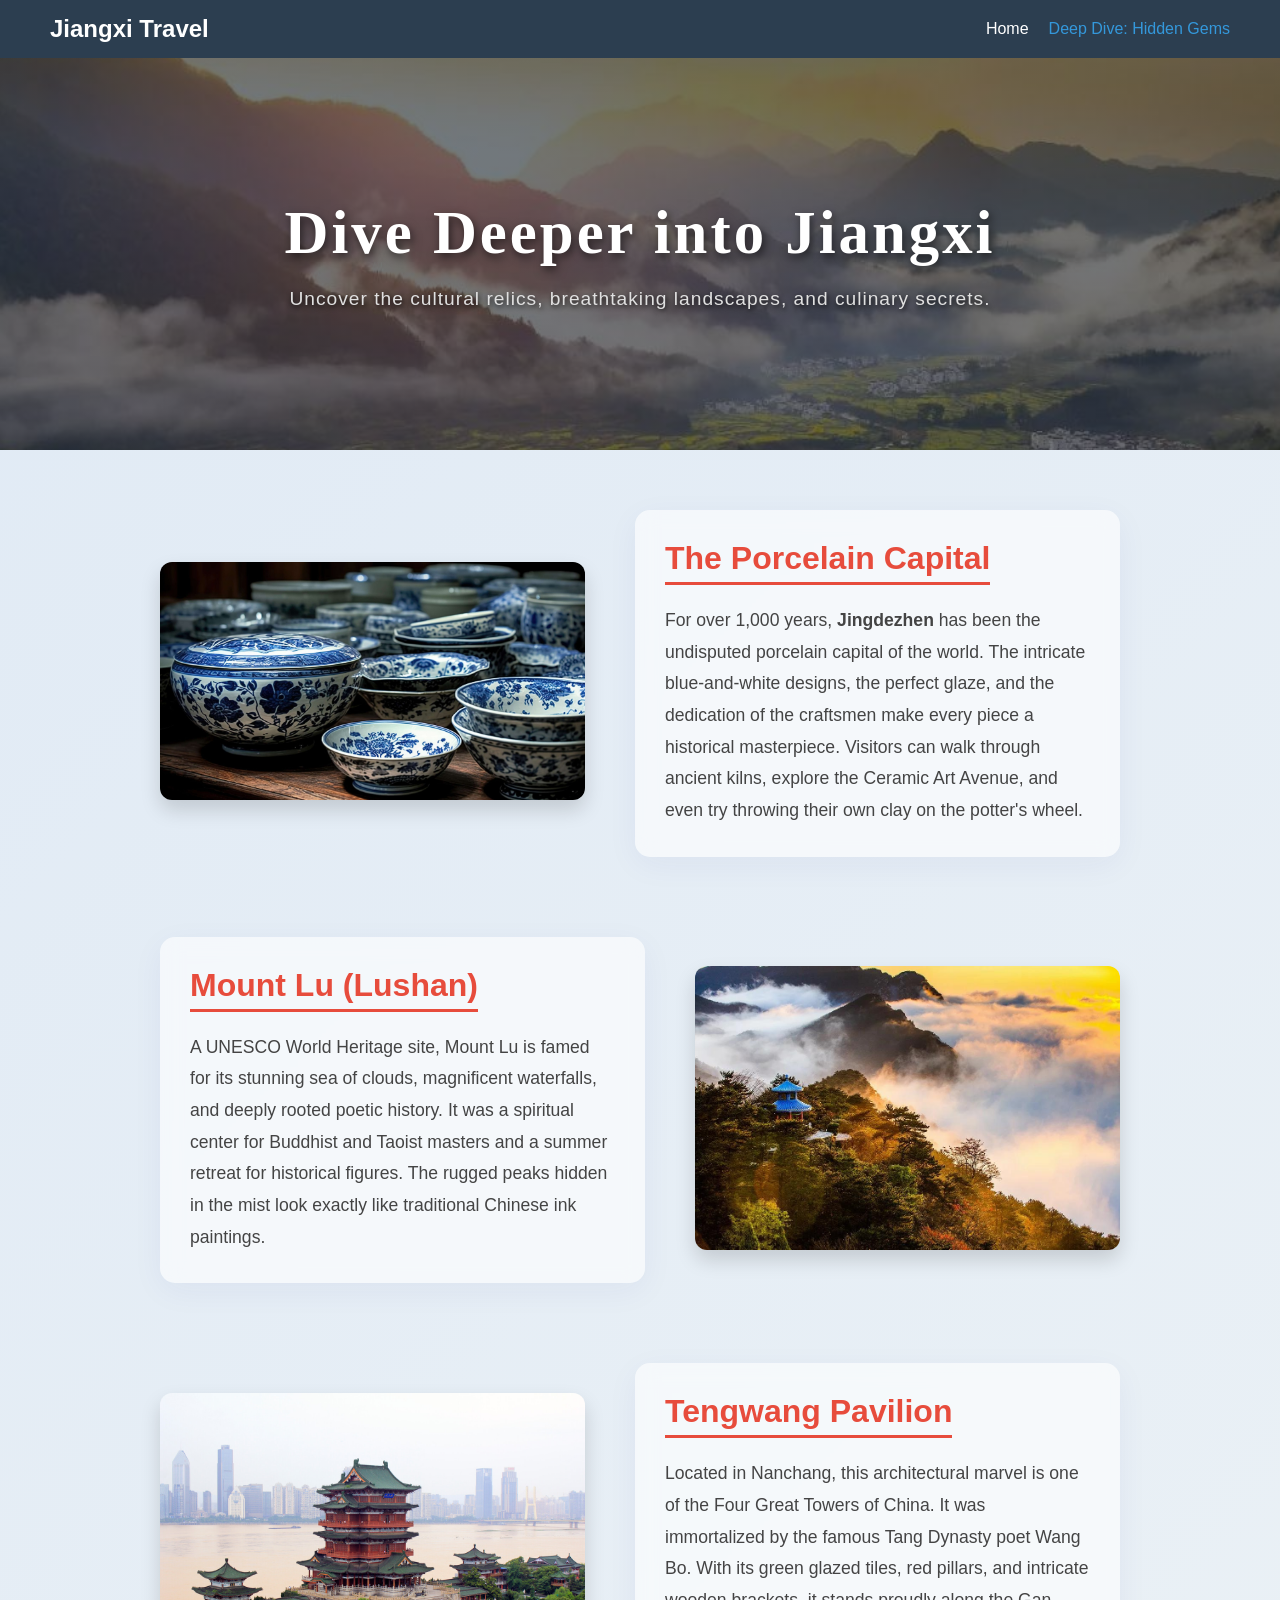
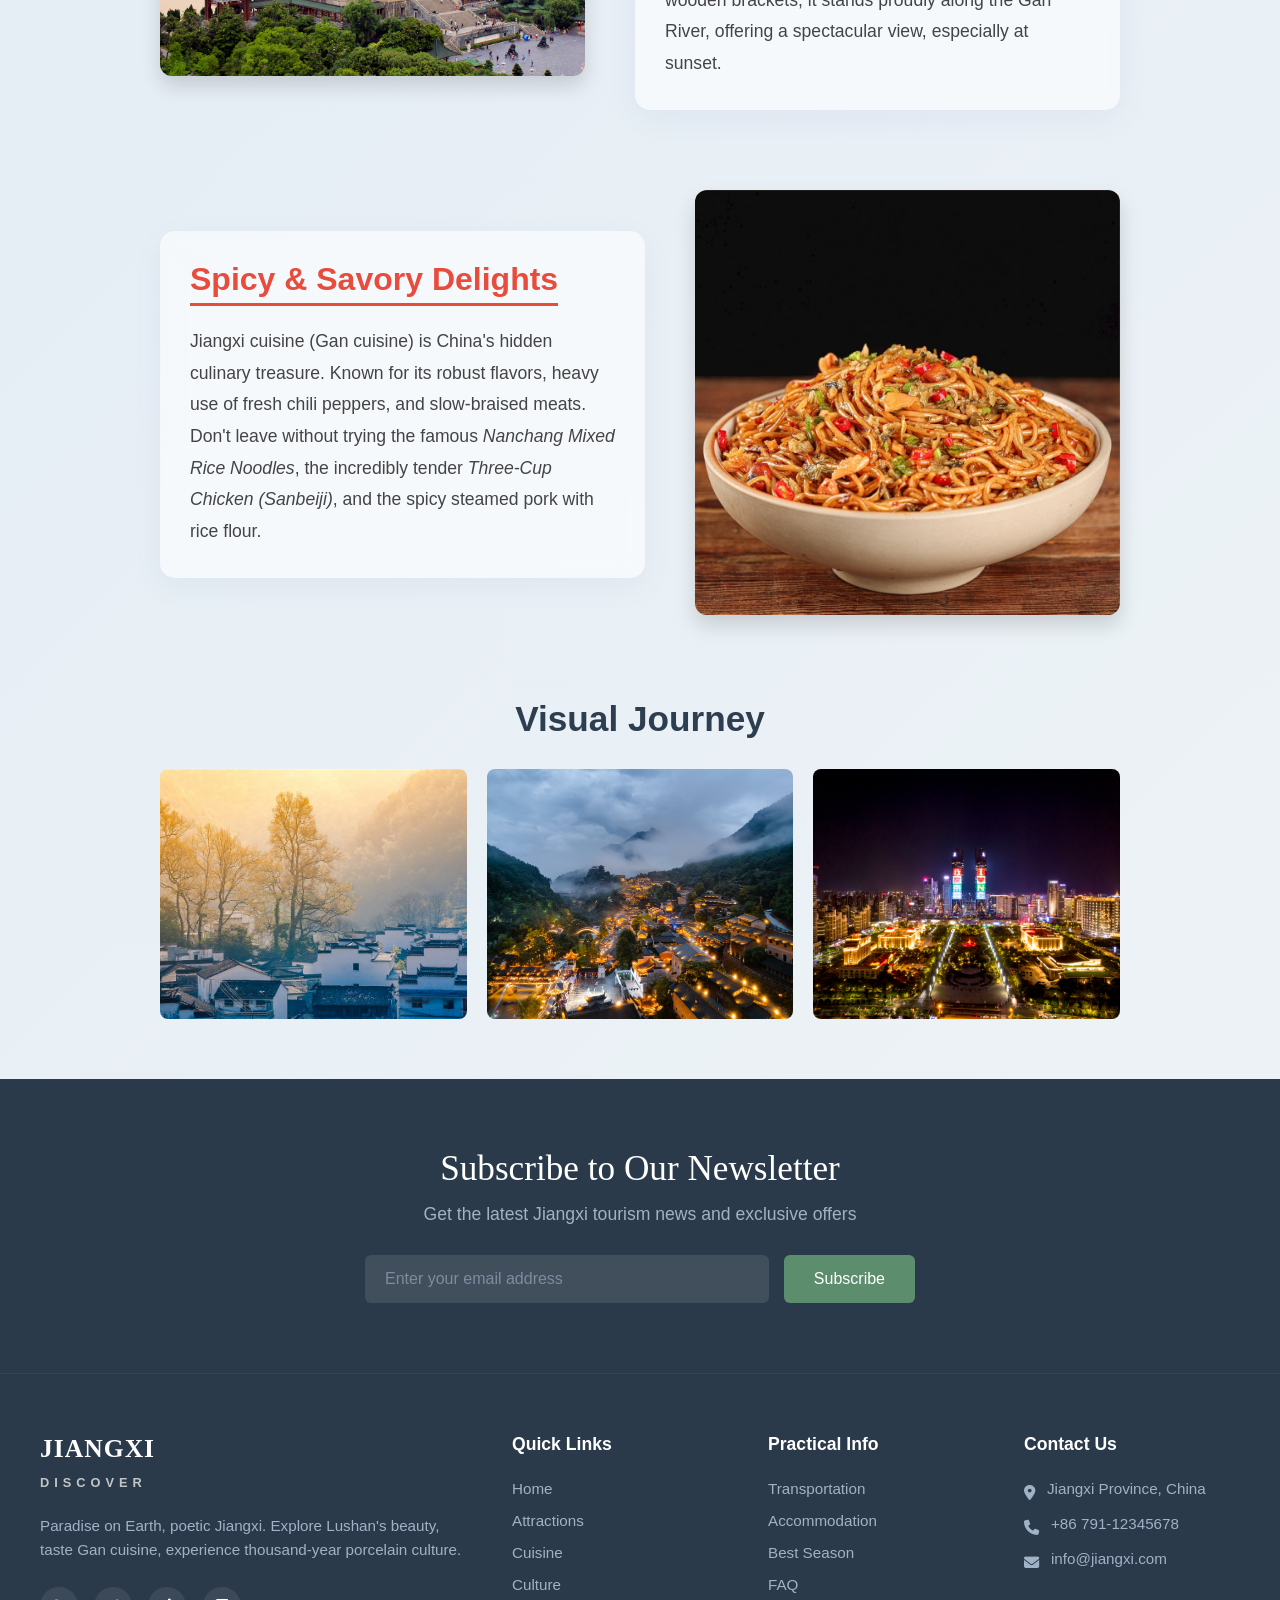
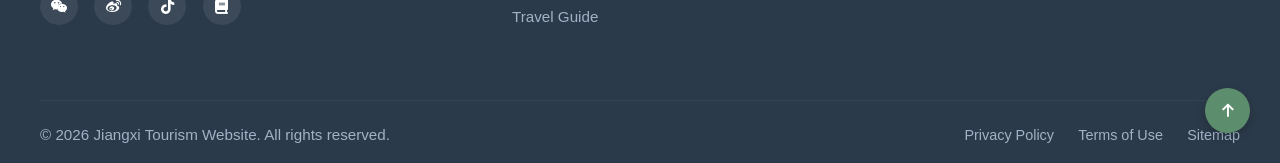
<file: explore.html>
<!DOCTYPE html>
<html lang="en">
<head>
<script async src="https://www.googletagmanager.com/gtag/js?id=G-G4SG2F5EYH"></script>
<script>
  window.dataLayer = window.dataLayer || [];
  function gtag(){dataLayer.push(arguments);}
  gtag('js', new Date());

  gtag('config', 'G-G4SG2F5EYH');
</script>
    <meta charset="UTF-8">
    <meta name="viewport" content="width=device-width, initial-scale=1.0">
    <title>Hidden Gems | Jiangxi</title>
	<link rel="icon" type="image/x-icon" href="images/favicon.ico">
	<link rel="stylesheet" href="https://cdnjs.cloudflare.com/ajax/libs/font-awesome/6.4.0/css/all.min.css">
    <link rel="stylesheet" href="style.css">
</head>
<body>
    <nav class="navbar">
        <div class="logo">Jiangxi Travel</div>
        <ul class="nav-links">
            <li><a href="index.html">Home</a></li>
            <li><a href="explore.html" class="active">Deep Dive: Hidden Gems</a></li>
        </ul>
    </nav>

    <header class="explore-hero">
        <h1>Dive Deeper into Jiangxi</h1>
        <p>Uncover the cultural relics, breathtaking landscapes, and culinary secrets.</p>
    </header>

    <main class="content-container">
        
        <section class="feature-row">
            <div class="feature-img">
                <img src="images/porcelain.jpg" alt="Jingdezhen Porcelain">
            </div>
            <div class="feature-text">
                <h2>The Porcelain Capital</h2>
                <p>For over 1,000 years, <strong>Jingdezhen</strong> has been the undisputed porcelain capital of the world. The intricate blue-and-white designs, the perfect glaze, and the dedication of the craftsmen make every piece a historical masterpiece. Visitors can walk through ancient kilns, explore the Ceramic Art Avenue, and even try throwing their own clay on the potter's wheel.</p>
            </div>
        </section>

        <section class="feature-row reverse">
            <div class="feature-img">
                <img src="images/lushan.jpg" alt="Mount Lu Landscape">
            </div>
            <div class="feature-text">
                <h2>Mount Lu (Lushan)</h2>
                <p>A UNESCO World Heritage site, Mount Lu is famed for its stunning sea of clouds, magnificent waterfalls, and deeply rooted poetic history. It was a spiritual center for Buddhist and Taoist masters and a summer retreat for historical figures. The rugged peaks hidden in the mist look exactly like traditional Chinese ink paintings.</p>
            </div>
        </section>

        <section class="feature-row">
            <div class="feature-img">
                <img src="images/pavilion.jpg" alt="Tengwang Pavilion">
            </div>
            <div class="feature-text">
                <h2>Tengwang Pavilion</h2>
                <p>Located in Nanchang, this architectural marvel is one of the Four Great Towers of China. It was immortalized by the famous Tang Dynasty poet Wang Bo. With its green glazed tiles, red pillars, and intricate wooden brackets, it stands proudly along the Gan River, offering a spectacular view, especially at sunset.</p>
            </div>
        </section>

        <section class="feature-row reverse">
            <div class="feature-img">
                <img src="images/food.jpg" alt="Jiangxi Cuisine">
            </div>
            <div class="feature-text">
                <h2>Spicy & Savory Delights</h2>
                <p>Jiangxi cuisine (Gan cuisine) is China's hidden culinary treasure. Known for its robust flavors, heavy use of fresh chili peppers, and slow-braised meats. Don't leave without trying the famous <em>Nanchang Mixed Rice Noodles</em>, the incredibly tender <em>Three-Cup Chicken (Sanbeiji)</em>, and the spicy steamed pork with rice flour.</p>
            </div>
        </section>

        <section class="gallery-section">
            <h2>Visual Journey</h2>
            <div class="gallery-grid">
                <img src="images/gallery1.jpg" alt="Jiangxi Scenery 1">
                <img src="images/gallery2.jpg" alt="Jiangxi Scenery 2">
                <img src="images/gallery3.jpg" alt="Jiangxi Scenery 3">
            </div>
        </section>

    </main>

    <section class="newsletter">
        <h2>Subscribe to Our Newsletter</h2>
        <p>Get the latest Jiangxi tourism news and exclusive offers</p>
        <form class="subscribe-form">
            <input type="email" placeholder="Enter your email address" required>
            <button type="submit">Subscribe</button>
        </form>
    </section>

    <footer class="site-footer">
        <div class="footer-container">
            <div class="footer-col brand-col">
                <h3>JIANGXI<br><span>DISCOVER</span></h3>
                <p>Paradise on Earth, poetic Jiangxi. Explore Lushan's beauty, taste Gan cuisine, experience thousand-year porcelain culture.</p>
                <div class="social-icons">
                    <a href="#"><i class="fab fa-weixin"></i></a>
                    <a href="#"><i class="fab fa-weibo"></i></a>
                    <a href="#"><i class="fab fa-tiktok"></i></a>
                    <a href="#"><i class="fas fa-book"></i></a>
                </div>
            </div>

            <div class="footer-col">
                <h4>Quick Links</h4>
                <ul>
                    <li><a href="index.html">Home</a></li>
                    <li><a href="explore.html">Attractions</a></li>
                    <li><a href="#">Cuisine</a></li>
                    <li><a href="#">Culture</a></li>
                    <li><a href="#">Travel Guide</a></li>
                </ul>
            </div>

            <div class="footer-col">
                <h4>Practical Info</h4>
                <ul>
                    <li><a href="#">Transportation</a></li>
                    <li><a href="#">Accommodation</a></li>
                    <li><a href="#">Best Season</a></li>
                    <li><a href="#">FAQ</a></li>
                </ul>
            </div>

            <div class="footer-col contact-col">
                <h4>Contact Us</h4>
                <ul>
                    <li><i class="fas fa-map-marker-alt"></i> Jiangxi Province, China</li>
                    <li><i class="fas fa-phone"></i> +86 791-12345678</li>
                    <li><i class="fas fa-envelope"></i> info@jiangxi.com</li>
                </ul>
            </div>
        </div>

        <div class="footer-bottom">
            <p>© 2026 Jiangxi Tourism Website. All rights reserved.</p>
            <div class="footer-bottom-links">
                <a href="#">Privacy Policy</a>
                <a href="#">Terms of Use</a>
                <a href="#">Sitemap</a>
            </div>
        </div>

        <a href="#" class="scroll-top"><i class="fas fa-arrow-up"></i></a>
    </footer>
</body>
</html>
</file>
<file: style.css>
* {
    margin: 0;
    padding: 0;
    box-sizing: border-box;
    font-family: 'Segoe UI', Tahoma, Geneva, Verdana, sans-serif;
}

body {
    background: linear-gradient(-45deg, #fdfbfb, #eef2f3, #f4f7f6, #e0eaf5);
    background-size: 400% 400%;
    animation: gradientBG 15s ease infinite;
    
    color: #333;
    cursor: url('images/normal.cur'), auto !important; 
}

@keyframes gradientBG {
    0% { background-position: 0% 50%; }
    50% { background-position: 100% 50%; }
    100% { background-position: 0% 50%; }
}

.navbar {
    display: flex;
    justify-content: space-between;
    align-items: center;
    background-color: #2c3e50;
    padding: 15px 50px;
}

.navbar .logo {
    color: white;
    font-size: 24px;
    font-weight: bold;
}

.nav-links {
    list-style: none;
    display: flex;
}

.nav-links li {
    margin-left: 20px;
}

.nav-links a {
    color: white;
    text-decoration: none;
    font-size: 16px;
    transition: color 0.3s;
}

.nav-links a:hover, .nav-links a.active {
    color: #3498db;
}

.hero-section {
    background: linear-gradient(rgba(0, 0, 0, 0.6), rgba(0, 0, 0, 0.6)), url('images/hero-bg.jpg') center/cover;
    height: 90vh;
    display: flex;
    justify-content: center;
    align-items: center;
    text-align: center;
    color: white;
    padding: 0 20px;
}

.hero-content h1 {
    font-size: 3rem;
    margin-bottom: 20px;
}

.hero-content p {
    font-size: 1.2rem;
    max-width: 600px;
    margin: 0 auto 30px auto;
    line-height: 1.6;
}

.btn {
    display: inline-block;
    padding: 12px 30px;
    background-color: #e74c3c;
    color: white;
    text-decoration: none;
    border-radius: 25px;
    font-weight: bold;
    transition: background 0.3s;
}

.btn:hover {
    background-color: #c0392b;
}

.explore-hero {
    background: linear-gradient(rgba(20, 30, 40, 0.6), rgba(20, 30, 40, 0.6)), url('images/explore-bg.jpg') center/cover;
    background-attachment: fixed; 
    
    color: white;
    text-align: center;
    padding: 140px 20px; 
    margin-bottom: 60px;
}

.explore-hero h1 {
    font-family: 'Georgia', 'Playfair Display', 'Times New Roman', serif;
    font-size: 3.8rem; 
    color: #ffffff; 
    margin-bottom: 20px;
    letter-spacing: 3px; 
    text-shadow: 2px 4px 10px rgba(0, 0, 0, 0.6); 
}

.explore-hero p {
    font-size: 1.2rem;
    font-weight: 300;
    letter-spacing: 1px;
    color: #e0e0e0;
    text-shadow: 1px 2px 5px rgba(0, 0, 0, 0.8);
}

.content-container {
    max-width: 1000px;
    margin: 0 auto;
    padding: 0 20px;
}

.feature-row {
    display: flex;
    align-items: center;
    justify-content: space-between;
    margin-bottom: 80px;
    gap: 50px;
}
.feature-text {
    background: rgba(255, 255, 255, 0.6);
    backdrop-filter: blur(10px); 
    padding: 30px;
    border-radius: 15px;
    box-shadow: 0 8px 32px rgba(31, 38, 135, 0.05);
}
.feature-row.reverse {
    flex-direction: row-reverse;
}

.feature-img, .feature-text {
    flex: 1;
}

.feature-img img {
    width: 100%;
    height: auto;
    border-radius: 12px;
    box-shadow: 0 10px 20px rgba(0,0,0,0.15);
    transition: transform 0.4s ease;
}

.feature-img img:hover {
    transform: scale(1.03);
}

.feature-text h2 {
    color: #e74c3c;
    font-size: 2rem;
    margin-bottom: 20px;
    border-bottom: 3px solid #e74c3c;
    display: inline-block;
    padding-bottom: 5px;
}

.feature-text p {
    font-size: 1.1rem;
    line-height: 1.8;
    color: #444;
}

/* 照片墙 */
.gallery-section {
    margin-top: 80px;
    margin-bottom: 60px;
    text-align: center;
}

.gallery-section h2 {
    font-size: 2.2rem;
    color: #2c3e50;
    margin-bottom: 30px;
}

.gallery-grid {
    display: grid;
    grid-template-columns: repeat(3, 1fr);
    gap: 20px;
}

.gallery-grid img {
    width: 100%;
    height: 250px;
    object-fit: cover;
    border-radius: 8px;
    transition: opacity 0.3s ease;
}

.gallery-grid img:hover {
    opacity: 0.8;
}


.newsletter {
    background-color: #2b3a4a;
    color: white;
    text-align: center;
    padding: 70px 20px;
    border-bottom: 1px solid rgba(255, 255, 255, 0.05);
}

.newsletter h2, .brand-col h3 {
    font-family: 'Georgia', 'Times New Roman', serif; 
}

.newsletter h2 {
    font-size: 2.2rem;
    margin-bottom: 15px;
    font-weight: normal;
}

.newsletter p {
    color: #a0b2c6;
    margin-bottom: 30px;
    font-size: 1.1rem;
}

.subscribe-form {
    display: flex;
    justify-content: center;
    gap: 15px;
    max-width: 550px;
    margin: 0 auto;
}

.subscribe-form input {
    flex: 1;
    padding: 15px 20px;
    border: none;
    border-radius: 6px;
    background-color: rgba(255, 255, 255, 0.1);
    color: white;
    font-size: 1rem;
    outline: none;
}

.subscribe-form input::placeholder {
    color: #7a8d9f;
}

.subscribe-form button {
    padding: 15px 30px;
    border: none;
    border-radius: 6px;
    background-color: #5c8d6d;
    color: white;
    font-size: 1rem;
    cursor: pointer;
    transition: background 0.3s;
}

.subscribe-form button:hover {
    background-color: #4a7559;
}

.site-footer {
    background-color: #2b3a4a;
    color: #a0b2c6;
    padding: 60px 20px 20px;
    font-size: 0.95rem;
    position: relative;
}

.footer-container {
    max-width: 1200px;
    margin: 0 auto;
    display: flex;
    flex-wrap: wrap;
    justify-content: space-between;
    gap: 40px;
}

.footer-col {
    flex: 1;
    min-width: 180px;
}

.brand-col {
    flex: 2;
    min-width: 280px;
}

.brand-col h3 {
    color: white;
    font-size: 1.6rem;
    margin-bottom: 20px;
    letter-spacing: 1px;
}

.brand-col h3 span {
    font-size: 0.8rem;
    letter-spacing: 5px;
    opacity: 0.7;
    font-family: sans-serif;
}

.brand-col p {
    line-height: 1.6;
    margin-bottom: 25px;
}

.social-icons a {
    display: inline-flex;
    align-items: center;
    justify-content: center;
    width: 38px;
    height: 38px;
    background-color: rgba(255, 255, 255, 0.08);
    color: white;
    border-radius: 50%;
    margin-right: 12px;
    text-decoration: none;
    transition: all 0.3s ease;
}

.social-icons a:hover {
    background-color: #5c8d6d;
    transform: translateY(-3px);
}

.footer-col h4 {
    color: white;
    font-size: 1.1rem;
    margin-bottom: 25px;
    font-weight: 600;
}

.footer-col ul {
    list-style: none;
    padding: 0;
}

.footer-col ul li {
    margin-bottom: 15px;
}

.footer-col ul a {
    color: #a0b2c6;
    text-decoration: none;
    transition: color 0.3s;
}

.footer-col ul a:hover {
    color: white;
}

.contact-col ul li {
    display: flex;
    align-items: flex-start;
    gap: 12px;
}

.contact-col i {
    margin-top: 5px;
    color: #a0b2c6;
}

.footer-bottom {
    max-width: 1200px;
    margin: 60px auto 0;
    padding-top: 25px;
    border-top: 1px solid rgba(255, 255, 255, 0.05);
    display: flex;
    justify-content: space-between;
    align-items: center;
    flex-wrap: wrap;
    gap: 15px;
}

.footer-bottom-links a {
    color: #a0b2c6;
    text-decoration: none;
    margin-left: 20px;
    font-size: 0.9rem;
}

.footer-bottom-links a:hover {
    color: white;
}

.scroll-top {
    position: absolute;
    bottom: 30px;
    right: 30px;
    width: 45px;
    height: 45px;
    background-color: #5c8d6d;
    color: white;
    border-radius: 50%;
    display: flex;
    align-items: center;
    justify-content: center;
    text-decoration: none;
    transition: opacity 0.3s;
    box-shadow: 0 4px 10px rgba(0,0,0,0.2);
}

.scroll-top:hover {
    opacity: 0.8;
}

@media (max-width: 768px) {
    .navbar {
        flex-direction: column;
        padding: 15px;
    }
    .nav-links {
        margin-top: 15px;
        flex-direction: column;
        align-items: center;
    }
    .nav-links li {
        margin-left: 0;
        margin-bottom: 10px;
    }
    .hero-content h1 {
        font-size: 2rem;
    }
    .feature-row, .feature-row.reverse {
        flex-direction: column;
        text-align: center;
    }
    .gallery-grid {
        grid-template-columns: 1fr;
    }
    .subscribe-form {
        flex-direction: column;
    }
    .subscribe-form button {
        padding: 15px;
    }
    .footer-container {
        flex-direction: column;
        gap: 30px;
    }
    .footer-bottom {
        flex-direction: column;
        text-align: center;
    }
    .footer-bottom-links {
        margin-top: 10px;
    }
    .footer-bottom-links a {
        margin: 0 10px;
    }
    .scroll-top {
        display: none;
    }
}
</file>
